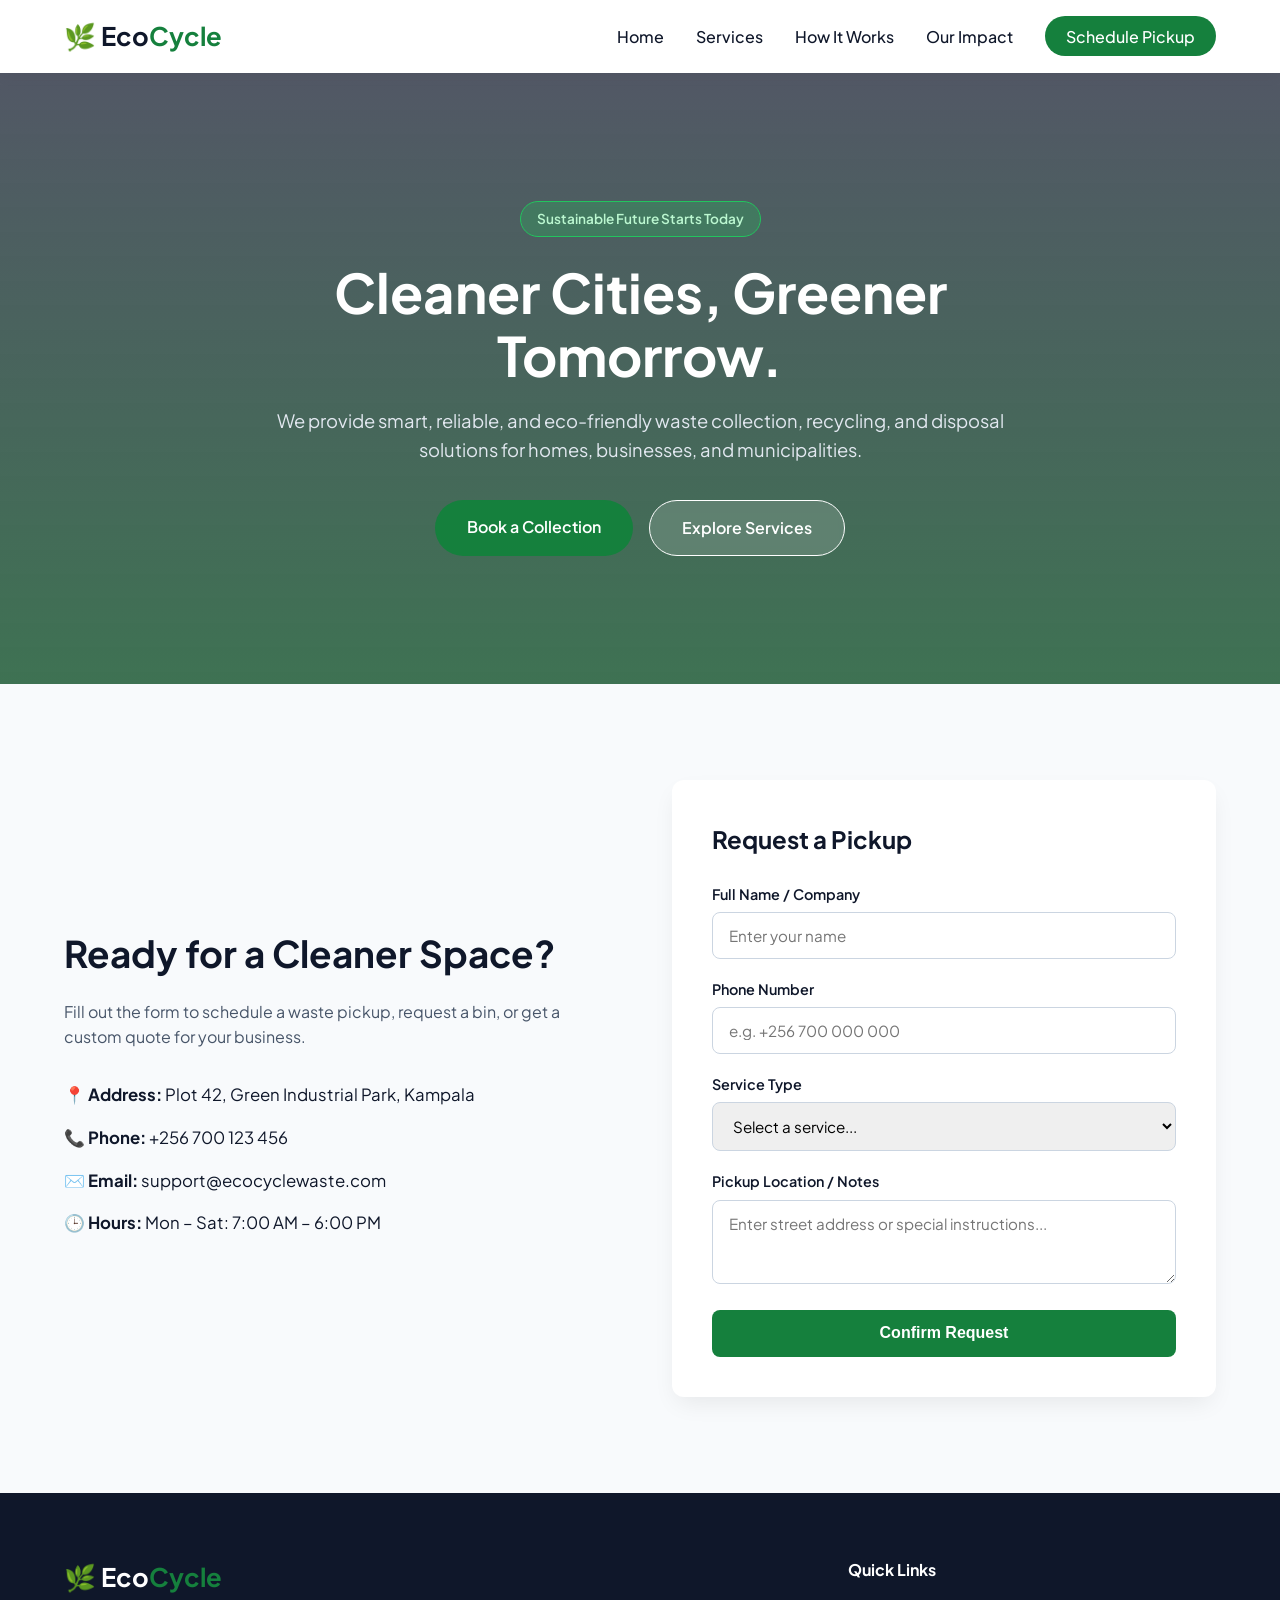
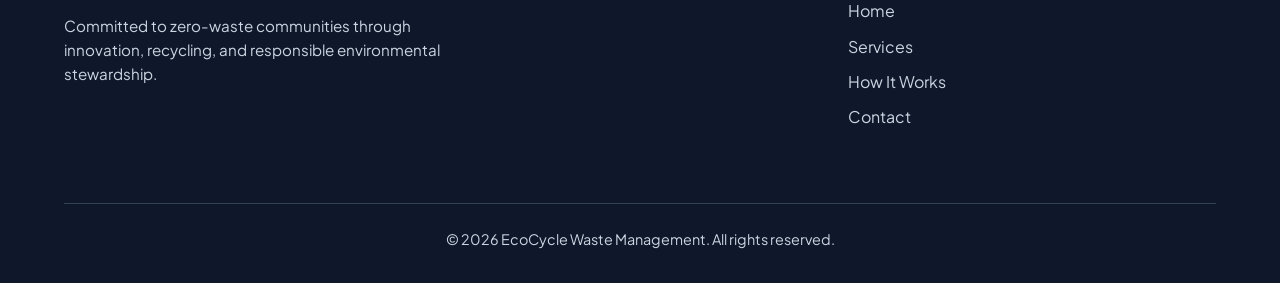
<file: index.html>
<!DOCTYPE html>
<html lang="en">
<head>
    <meta charset="UTF-8">
    <meta name="viewport" content="width=device-width, initial-scale=1.0">
    <title>EcoCycle | Smart Waste Management & Recycling</title>
    <link rel="stylesheet" href="style.css">
    <!-- Google Fonts for clean, modern typography -->
    <link href="https://fonts.googleapis.com/css2?family=Plus+Jakarta+Sans:wght@400;500;600;700&display=swap" rel="stylesheet">
</head>
<body>

    <!-- Navigation Bar -->
    <header class="navbar">
        <div class="container nav-container">
            <a href="#" class="logo">🌿 Eco<span>Cycle</span></a>
            <nav>
                <ul class="nav-links">
                    <li><a href="index.html">Home</a></li>
                    <li><a href="services.html">Services</a></li>
                    <li><a href="how-it-works.html">How It Works</a></li>
                    <li><a href="impact.html">Our Impact</a></li>
                    <li><a href="contact.html" class="btn-nav">Schedule Pickup</a></li>
                </ul>
            </nav>
        </div>
    </header>

    <!-- Hero Section -->
    <section id="home" class="hero">
        <div class="container hero-content">
            <span class="badge">Sustainable Future Starts Today</span>
            <h1>Cleaner Cities, Greener Tomorrow.</h1>
            <p>We provide smart, reliable, and eco-friendly waste collection, recycling, and disposal solutions for homes, businesses, and municipalities.</p>
            <div class="hero-buttons">
                <a href="#contact" class="btn btn-primary">Book a Collection</a>
                <a href="#services" class="btn btn-secondary">Explore Services</a>
            </div>
        </div>
    </section>

    

    <!-- Contact / Booking Section -->
    <section id="contact" class="contact-section">
        <div class="container contact-container">
            <div class="contact-info">
                <h2>Ready for a Cleaner Space?</h2>
                <p>Fill out the form to schedule a waste pickup, request a bin, or get a custom quote for your business.</p>
                <ul class="contact-details">
                    <li><strong>📍 Address:</strong> Plot 42, Green Industrial Park, Kampala</li>
                    <li><strong>📞 Phone:</strong> +256 700 123 456</li>
                    <li><strong>✉️ Email:</strong> support@ecocyclewaste.com</li>
                    <li><strong>🕒 Hours:</strong> Mon – Sat: 7:00 AM – 6:00 PM</li>
                </ul>
            </div>

            <form class="contact-form">
                <h3>Request a Pickup</h3>
                <div class="form-group">
                    <label for="name">Full Name / Company</label>
                    <input type="text" id="name" placeholder="Enter your name" required>
                </div>
                <div class="form-group">
                    <label for="phone">Phone Number</label>
                    <input type="tel" id="phone" placeholder="e.g. +256 700 000 000" required>
                </div>
                <div class="form-group">
                    <label for="service">Service Type</label>
                    <select id="service" required>
                        <option value="">Select a service...</option>
                        <option value="residential">Residential Pickup</option>
                        <option value="commercial">Commercial Waste</option>
                        <option value="recycling">Bulk Recycling</option>
                        <option value="ewaste">E-Waste Disposal</option>
                        <option value="construction">Construction Debris</option>
                    </select>
                </div>
                <div class="form-group">
                    <label for="address">Pickup Location / Notes</label>
                    <textarea id="address" rows="3" placeholder="Enter street address or special instructions..." required></textarea>
                </div>
                <button type="submit" class="btn btn-primary btn-full">Confirm Request</button>
            </form>
        </div>
    </section>

    <!-- Footer -->
    <footer class="footer">
        <div class="container footer-content">
            <div class="footer-brand">
                <a href="#" class="logo">🌿 Eco<span>Cycle</span></a>
                <p>Committed to zero-waste communities through innovation, recycling, and responsible environmental stewardship.</p>
            </div>
            <div class="footer-links">
                <h4>Quick Links</h4>
                <ul>
                    <li><a href="#home">Home</a></li>
                    <li><a href="#services">Services</a></li>
                    <li><a href="#how-it-works">How It Works</a></li>
                    <li><a href="#contact">Contact</a></li>
                </ul>
            </div>
            <div class="footer-bottom">
                <p>&copy; 2026 EcoCycle Waste Management. All rights reserved.</p>
            </div>
        </div>
    </footer>

</body>
</html>
</file>
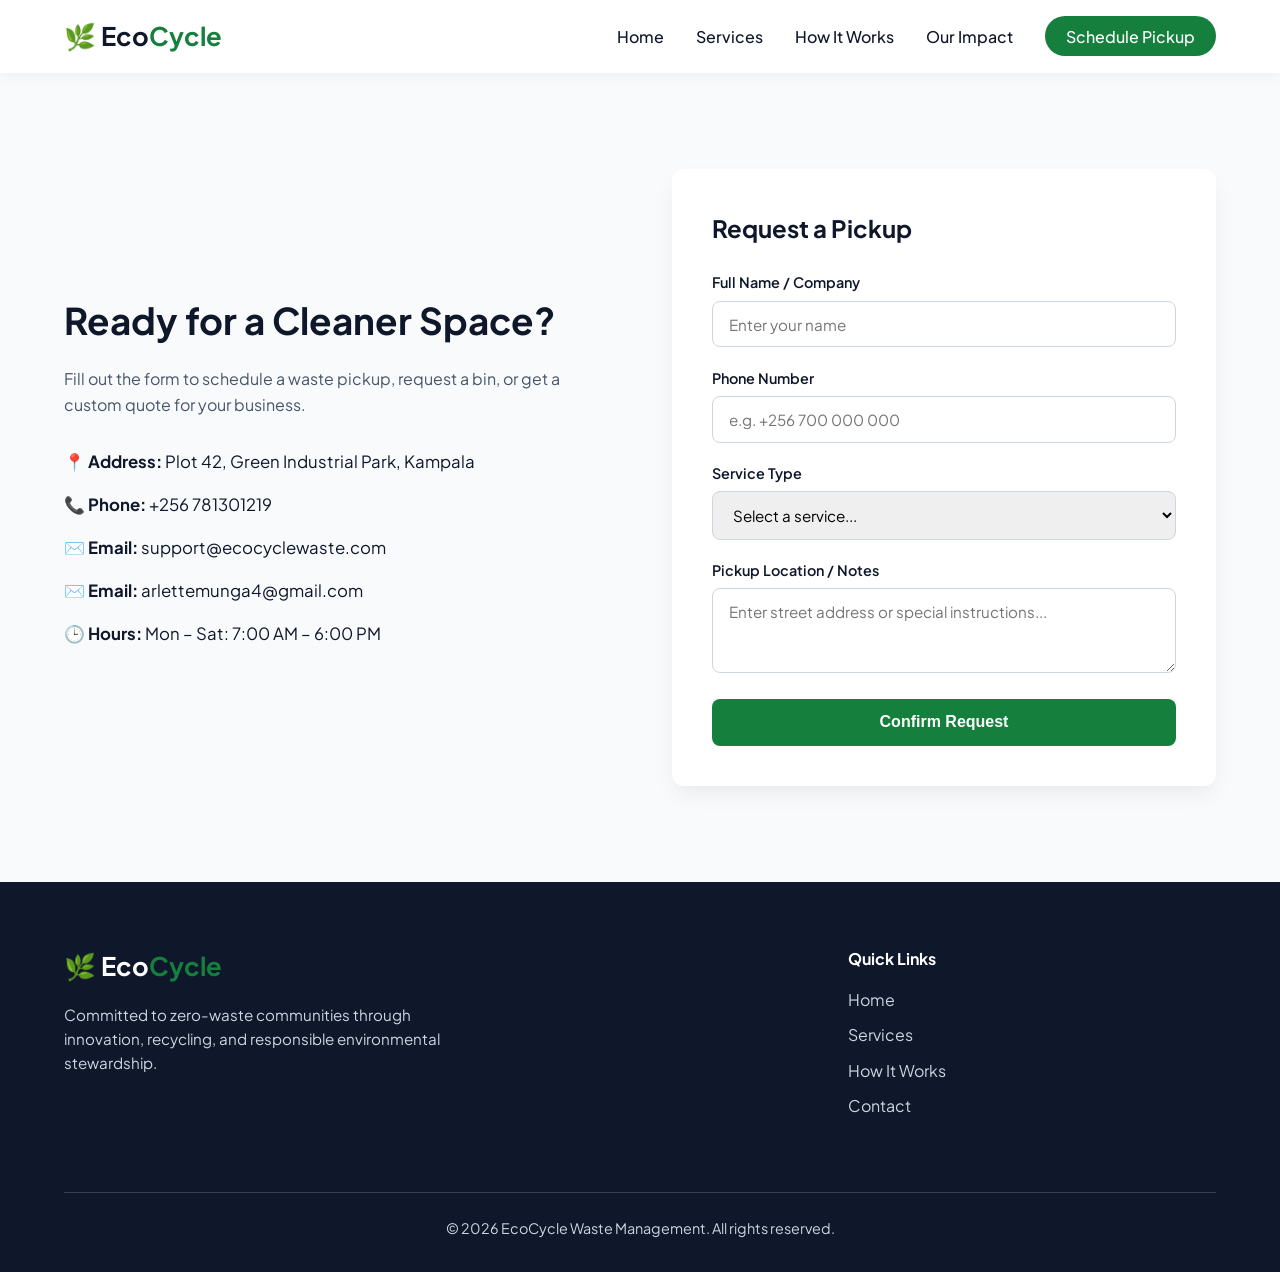
<file: contact.html>
<!DOCTYPE html>
<html lang="en">
<head>
    <meta charset="UTF-8">
    <meta name="viewport" content="width=device-width, initial-scale=1.0">
    <title>Document</title>
     <link rel="stylesheet" href="style.css">
    <!-- Google Fonts for clean, modern typography -->
    <link href="https://fonts.googleapis.com/css2?family=Plus+Jakarta+Sans:wght@400;500;600;700&display=swap" rel="stylesheet">
</head>
<body>
     <!-- Navigation Bar -->
    <header class="navbar">
        <div class="container nav-container">
            <a href="#" class="logo">🌿 Eco<span>Cycle</span></a>
            <nav>
                <ul class="nav-links">
                    <li><a href="index.html">Home</a></li>
                    <li><a href="services.html">Services</a></li>
                    <li><a href="how-it-works.html">How It Works</a></li>
                    <li><a href="impact.html">Our Impact</a></li>
                    <li><a href="contact.html" class="btn-nav">Schedule Pickup</a></li>
                </ul>
            </nav>
        </div>
    </header>


    <!-- Contact / Booking Section -->
    <section id="contact" class="contact-section">
        <div class="container contact-container">
            <div class="contact-info">
                <h2>Ready for a Cleaner Space?</h2>
                <p>Fill out the form to schedule a waste pickup, request a bin, or get a custom quote for your business.</p>
                <ul class="contact-details">
                    <li><strong>📍 Address:</strong> Plot 42, Green Industrial Park, Kampala</li>
                    <li><strong>📞 Phone:</strong> +256 781301219</li>
                    <li><strong>✉️ Email:</strong> support@ecocyclewaste.com</li>
                    <li><strong>✉️ Email:</strong> arlettemunga4@gmail.com</li>
                    <li><strong>🕒 Hours:</strong> Mon – Sat: 7:00 AM – 6:00 PM</li>
                </ul>
            </div>

            <form class="contact-form">
                <h3>Request a Pickup</h3>
                <div class="form-group">
                    <label for="name">Full Name / Company</label>
                    <input type="text" id="name" placeholder="Enter your name" required>
                </div>
                <div class="form-group">
                    <label for="phone">Phone Number</label>
                    <input type="tel" id="phone" placeholder="e.g. +256 700 000 000" required>
                </div>
                <div class="form-group">
                    <label for="service">Service Type</label>
                    <select id="service" required>
                        <option value="">Select a service...</option>
                        <option value="residential">Residential Pickup</option>
                        <option value="commercial">Commercial Waste</option>
                        <option value="recycling">Bulk Recycling</option>
                        <option value="ewaste">E-Waste Disposal</option>
                        <option value="construction">Construction Debris</option>
                    </select>
                </div>
                <div class="form-group">
                    <label for="address">Pickup Location / Notes</label>
                    <textarea id="address" rows="3" placeholder="Enter street address or special instructions..." required></textarea>
                </div>
                <button type="submit" class="btn btn-primary btn-full">Confirm Request</button>
            </form>
        </div>
    </section>


     <!-- Footer -->
    <footer class="footer">
        <div class="container footer-content">
            <div class="footer-brand">
                <a href="#" class="logo">🌿 Eco<span>Cycle</span></a>
                <p>Committed to zero-waste communities through innovation, recycling, and responsible environmental stewardship.</p>
            </div>
            <div class="footer-links">
                <h4>Quick Links</h4>
                <ul>
                    <li><a href="#home">Home</a></li>
                    <li><a href="#services">Services</a></li>
                    <li><a href="#how-it-works">How It Works</a></li>
                    <li><a href="#contact">Contact</a></li>
                </ul>
            </div>
            <div class="footer-bottom">
                <p>&copy; 2026 EcoCycle Waste Management. All rights reserved.</p>
            </div>
        </div>
    </footer>

    
</body>
</html>
</file>
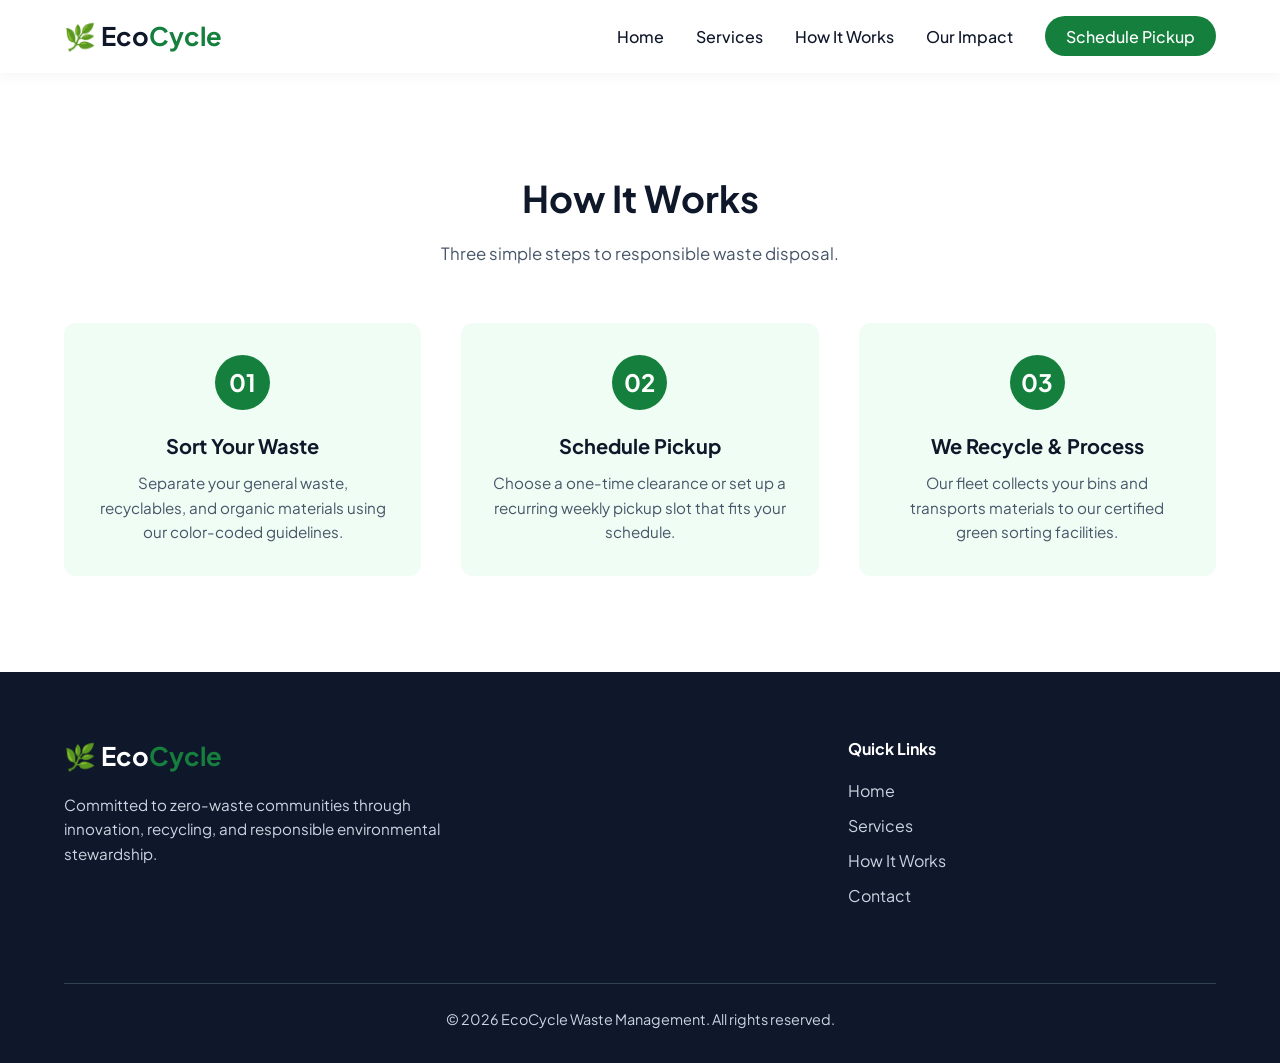
<file: how-it-works.html>
<!DOCTYPE html>
<html lang="en">
<head>
    <meta charset="UTF-8">
    <meta name="viewport" content="width=device-width, initial-scale=1.0">
    <title>Document</title>
     <link rel="stylesheet" href="style.css">
    <!-- Google Fonts for clean, modern typography -->
    <link href="https://fonts.googleapis.com/css2?family=Plus+Jakarta+Sans:wght@400;500;600;700&display=swap" rel="stylesheet">
</head>
<body>
     <!-- Navigation Bar -->
    <header class="navbar">
        <div class="container nav-container">
            <a href="#" class="logo">🌿 Eco<span>Cycle</span></a>
            <nav>
                <ul class="nav-links">
                    <li><a href="index.html">Home</a></li>
                    <li><a href="services.html">Services</a></li>
                    <li><a href="how-it-works.html">How It Works</a></li>
                    <li><a href="impact.html">Our Impact</a></li>
                    <li><a href="contact.html" class="btn-nav">Schedule Pickup</a></li>
                </ul>
            </nav>
        </div>
    </header>


     <!-- How It Works Section -->
    <section id="how-it-works" class="steps-section">
        <div class="container">
            <div class="section-header">
                <h2>How It Works</h2>
                <p>Three simple steps to responsible waste disposal.</p>
            </div>

            <div class="steps-grid">
                <div class="step-card">
                    <div class="step-number">01</div>
                    <h3>Sort Your Waste</h3>
                    <p>Separate your general waste, recyclables, and organic materials using our color-coded guidelines.</p>
                </div>
                <div class="step-card">
                    <div class="step-number">02</div>
                    <h3>Schedule Pickup</h3>
                    <p>Choose a one-time clearance or set up a recurring weekly pickup slot that fits your schedule.</p>
                </div>
                <div class="step-card">
                    <div class="step-number">03</div>
                    <h3>We Recycle & Process</h3>
                    <p>Our fleet collects your bins and transports materials to our certified green sorting facilities.</p>
                </div>
            </div>
        </div>
    </section>

     <!-- Footer -->
    <footer class="footer">
        <div class="container footer-content">
            <div class="footer-brand">
                <a href="#" class="logo">🌿 Eco<span>Cycle</span></a>
                <p>Committed to zero-waste communities through innovation, recycling, and responsible environmental stewardship.</p>
            </div>
            <div class="footer-links">
                <h4>Quick Links</h4>
                <ul>
                    <li><a href="#home">Home</a></li>
                    <li><a href="#services">Services</a></li>
                    <li><a href="#how-it-works">How It Works</a></li>
                    <li><a href="#contact">Contact</a></li>
                </ul>
            </div>
            <div class="footer-bottom">
                <p>&copy; 2026 EcoCycle Waste Management. All rights reserved.</p>
            </div>
        </div>
    </footer>

    
</body>
</html>
</file>
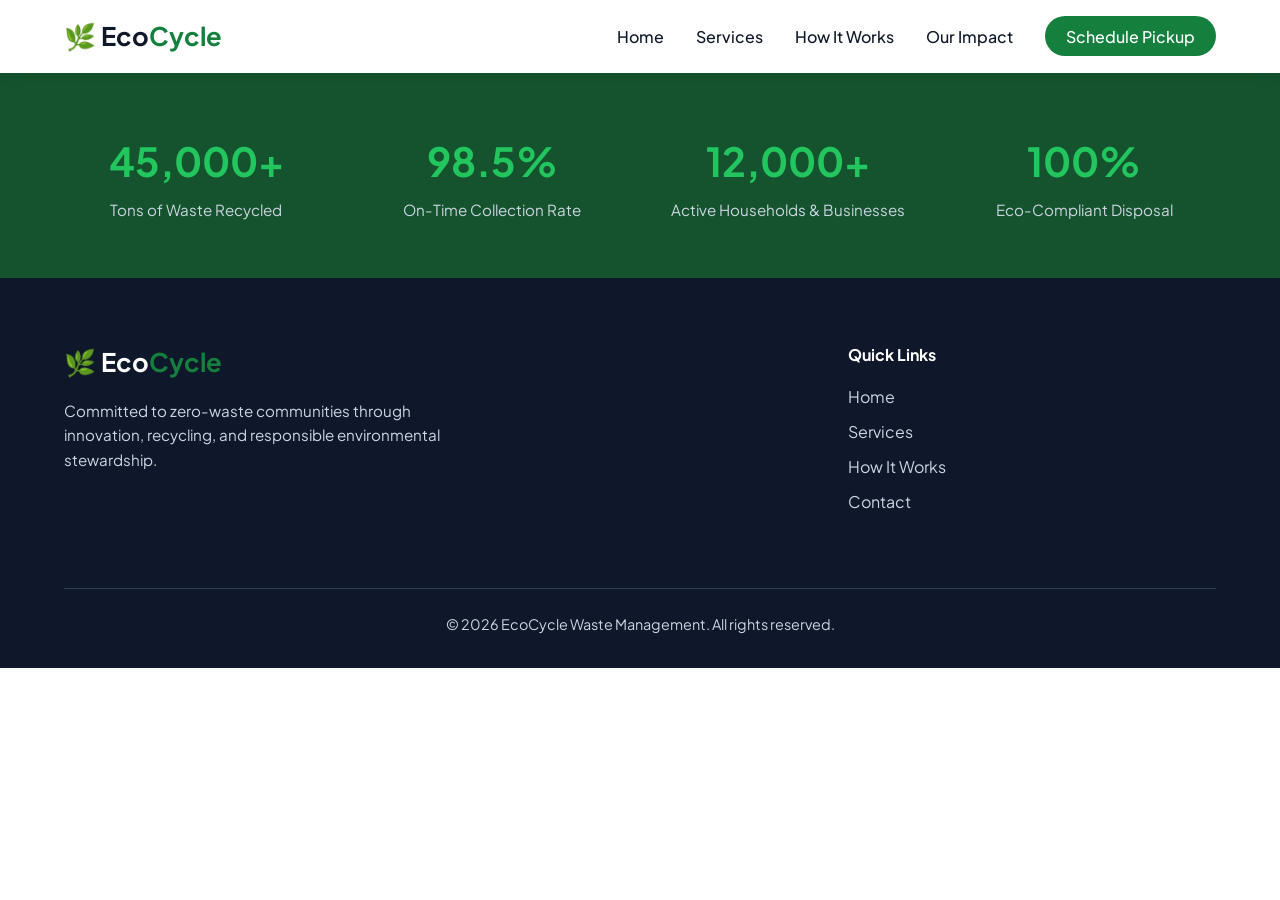
<file: impact.html>
<!DOCTYPE html>
<html lang="en">
<head>
    <meta charset="UTF-8">
    <meta name="viewport" content="width=device-width, initial-scale=1.0">
    <title>Document</title>
     <link rel="stylesheet" href="style.css">
    <!-- Google Fonts for clean, modern typography -->
    <link href="https://fonts.googleapis.com/css2?family=Plus+Jakarta+Sans:wght@400;500;600;700&display=swap" rel="stylesheet">
</head>
<body>
     <!-- Navigation Bar -->
    <header class="navbar">
        <div class="container nav-container">
            <a href="#" class="logo">🌿 Eco<span>Cycle</span></a>
            <nav>
                <ul class="nav-links">
                    <li><a href="index.html">Home</a></li>
                    <li><a href="services.html">Services</a></li>
                    <li><a href="how-it-works.html">How It Works</a></li>
                    <li><a href="impact.html">Our Impact</a></li>
                    <li><a href="contact.html" class="btn-nav">Schedule Pickup</a></li>
                </ul>
            </nav>
        </div>
    </header>

    

     <!-- Impact Statistics -->
    <section id="impact" class="stats-section">
        <div class="container stats-grid">
            <div class="stat-card">
                <h2>45,000+</h2>
                <p>Tons of Waste Recycled</p>
            </div>
            <div class="stat-card">
                <h2>98.5%</h2>
                <p>On-Time Collection Rate</p>
            </div>
            <div class="stat-card">
                <h2>12,000+</h2>
                <p>Active Households & Businesses</p>
            </div>
            <div class="stat-card">
                <h2>100%</h2>
                <p>Eco-Compliant Disposal</p>
            </div>
        </div>
    </section>

     <!-- Footer -->
    <footer class="footer">
        <div class="container footer-content">
            <div class="footer-brand">
                <a href="#" class="logo">🌿 Eco<span>Cycle</span></a>
                <p>Committed to zero-waste communities through innovation, recycling, and responsible environmental stewardship.</p>
            </div>
            <div class="footer-links">
                <h4>Quick Links</h4>
                <ul>
                    <li><a href="#home">Home</a></li>
                    <li><a href="#services">Services</a></li>
                    <li><a href="#how-it-works">How It Works</a></li>
                    <li><a href="#contact">Contact</a></li>
                </ul>
            </div>
            <div class="footer-bottom">
                <p>&copy; 2026 EcoCycle Waste Management. All rights reserved.</p>
            </div>
        </div>
    </footer>



</body>
</html>
</file>
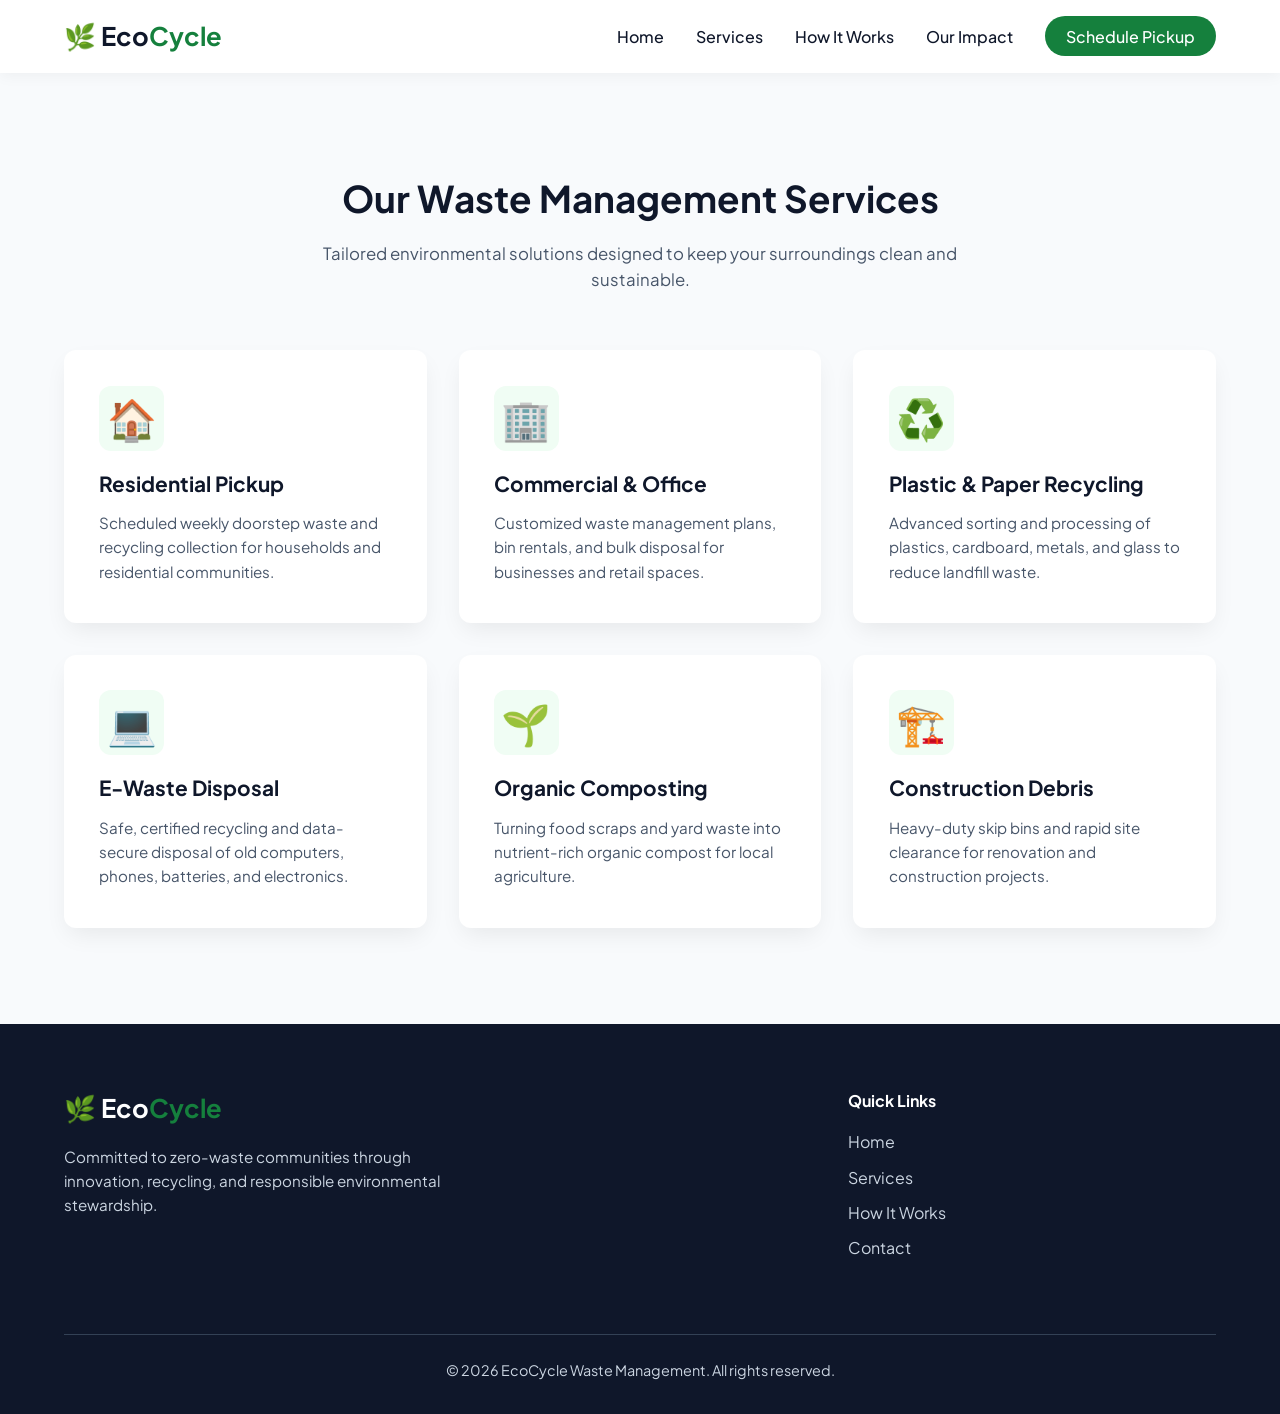
<file: services.html>
<!DOCTYPE html>
<html lang="en">
<head>
    <meta charset="UTF-8">
    <meta name="viewport" content="width=device-width, initial-scale=1.0">
    <title>Document</title>
     <link rel="stylesheet" href="style.css">
    <!-- Google Fonts for clean, modern typography -->
    <link href="https://fonts.googleapis.com/css2?family=Plus+Jakarta+Sans:wght@400;500;600;700&display=swap" rel="stylesheet">
</head>
<body>
    
     <!-- Navigation Bar -->
    <header class="navbar">
        <div class="container nav-container">
            <a href="#" class="logo">🌿 Eco<span>Cycle</span></a>
            <nav>
                <ul class="nav-links">
                    <li><a href="index.html">Home</a></li>
                    <li><a href="services.html">Services</a></li>
                    <li><a href="how-it-works.html">How It Works</a></li>
                    <li><a href="impact.html">Our Impact</a></li>
                    <li><a href="contact.html" class="btn-nav">Schedule Pickup</a></li>
                </ul>
            </nav>
        </div>
    </header>

 <!-- Services Section -->
    <section id="services" class="services-section">
        <div class="container">
            <div class="section-header">
                <h2>Our Waste Management Services</h2>
                <p>Tailored environmental solutions designed to keep your surroundings clean and sustainable.</p>
            </div>

            <div class="services-grid">
                <div class="service-card">
                    <div class="icon">🏠</div>
                    <h3>Residential Pickup</h3>
                    <p>Scheduled weekly doorstep waste and recycling collection for households and residential communities.</p>
                </div>

                <div class="service-card">
                    <div class="icon">🏢</div>
                    <h3>Commercial & Office</h3>
                    <p>Customized waste management plans, bin rentals, and bulk disposal for businesses and retail spaces.</p>
                </div>

                <div class="service-card">
                    <div class="icon">♻️</div>
                    <h3>Plastic & Paper Recycling</h3>
                    <p>Advanced sorting and processing of plastics, cardboard, metals, and glass to reduce landfill waste.</p>
                </div>

                <div class="service-card">
                    <div class="icon">💻</div>
                    <h3>E-Waste Disposal</h3>
                    <p>Safe, certified recycling and data-secure disposal of old computers, phones, batteries, and electronics.</p>
                </div>

                <div class="service-card">
                    <div class="icon">🌱</div>
                    <h3>Organic Composting</h3>
                    <p>Turning food scraps and yard waste into nutrient-rich organic compost for local agriculture.</p>
                </div>

                <div class="service-card">
                    <div class="icon">🏗️</div>
                    <h3>Construction Debris</h3>
                    <p>Heavy-duty skip bins and rapid site clearance for renovation and construction projects.</p>
                </div>
            </div>
        </div>
    </section>

     <!-- Footer -->
    <footer class="footer">
        <div class="container footer-content">
            <div class="footer-brand">
                <a href="#" class="logo">🌿 Eco<span>Cycle</span></a>
                <p>Committed to zero-waste communities through innovation, recycling, and responsible environmental stewardship.</p>
            </div>
            <div class="footer-links">
                <h4>Quick Links</h4>
                <ul>
                    <li><a href="#home">Home</a></li>
                    <li><a href="#services">Services</a></li>
                    <li><a href="#how-it-works">How It Works</a></li>
                    <li><a href="#contact">Contact</a></li>
                </ul>
            </div>
            <div class="footer-bottom">
                <p>&copy; 2026 EcoCycle Waste Management. All rights reserved.</p>
            </div>
        </div>
    </footer>


</body>
</html>
</file>
<file: style.css>
/* Color Variables & Global Reset */
:root {
    --primary: #15803d;        /* Deep Forest Green */
    --primary-dark: #14532d;   /* Darker Green for Hover */
    --accent: #22c55e;         /* Bright Eco Green */
    --bg-light: #f8fafc;       /* Soft Off-White */
    --bg-mint: #f0fdf4;        /* Very Light Mint Tint */
    --text-dark: #0f172a;      /* Slate Dark */
    --text-muted: #475569;     /* Slate Gray */
    --white: #ffffff;
    --shadow: 0 10px 25px -5px rgba(0, 0, 0, 0.08);
    --radius: 12px;
}

* {
    margin: 0;
    padding: 0;
    box-sizing: border-box;
    scroll-behavior: smooth;
}

body {
    font-family: 'Plus Jakarta Sans', sans-serif;
    color: var(--text-dark);
    background-color: var(--white);
    line-height: 1.6;
}

.container {
    width: 90%;
    max-width: 1200px;
    margin: 0 auto;
}

/* Navigation Bar */
.navbar {
    background: var(--white);
    box-shadow: 0 2px 15px rgba(0, 0, 0, 0.05);
    position: sticky;
    top: 0;
    z-index: 1000;
    padding: 1rem 0;
}

.nav-container {
    display: flex;
    justify-content: space-between;
    align-items: center;
}

.logo {
    font-size: 1.6rem;
    font-weight: 700;
    color: var(--text-dark);
    text-decoration: none;
}

.logo span {
    color: var(--primary);
}

.nav-links {
    list-style: none;
    display: flex;
    align-items: center;
    gap: 2rem;
}

.nav-links a {
    text-decoration: none;
    color: var(--text-dark);
    font-weight: 500;
    transition: color 0.3s ease;
}

.nav-links a:hover {
    color: var(--primary);
}

.btn-nav {
    background: var(--primary);
    color: var(--white) !important;
    padding: 0.6rem 1.3rem;
    border-radius: 50px;
    transition: background 0.3s ease !important;
}

.btn-nav:hover {
    background: var(--primary-dark);
}

/* Buttons */
.btn {
    display: inline-block;
    padding: 0.9rem 2rem;
    border-radius: 50px;
    font-weight: 600;
    text-decoration: none;
    transition: all 0.3s ease;
    cursor: pointer;
    border: none;
    font-size: 1rem;
}

.btn-primary {
    background: var(--primary);
    color: var(--white);
}

.btn-primary:hover {
    background: var(--primary-dark);
    transform: translateY(-2px);
}

.btn-secondary {
    background: rgba(255, 255, 255, 0.15);
    color: var(--white);
    border: 1px solid var(--white);
    backdrop-filter: blur(4px);
}

.btn-secondary:hover {
    background: var(--white);
    color: var(--primary-dark);
}

.btn-full {
    width: 100%;
    border-radius: 8px;
}

/* Hero Section */
.hero {
    background: linear-gradient(rgba(15, 23, 42, 0.72), rgba(20, 83, 45, 0.82)),
                url('https://images.unsplash.com/photo-1532996122724-e3c354a0b15b?auto=format&fit=crop&w=1600&q=80') center/cover no-repeat;
    color: var(--white);
    padding: 8rem 0;
    text-align: center;
}

.hero-content {
    max-width: 780px;
}

.badge {
    display: inline-block;
    background: rgba(34, 197, 94, 0.25);
    border: 1px solid var(--accent);
    color: #bbf7d0;
    padding: 0.4rem 1rem;
    border-radius: 50px;
    font-size: 0.85rem;
    font-weight: 600;
    margin-bottom: 1.5rem;
}

.hero h1 {
    font-size: 3.4rem;
    line-height: 1.15;
    margin-bottom: 1.2rem;
}

.hero p {
    font-size: 1.15rem;
    color: #e2e8f0;
    margin-bottom: 2.2rem;
}

.hero-buttons {
    display: flex;
    justify-content: center;
    gap: 1rem;
    flex-wrap: wrap;
}

/* Impact Stats */
.stats-section {
    background: var(--primary-dark);
    color: var(--white);
    padding: 3.5rem 0;
}

.stats-grid {
    display: grid;
    grid-template-columns: repeat(auto-fit, minmax(200px, 1fr));
    gap: 2rem;
    text-align: center;
}

.stat-card h2 {
    font-size: 2.5rem;
    color: var(--accent);
    margin-bottom: 0.3rem;
}

.stat-card p {
    font-size: 0.95rem;
    color: #cbd5e1;
}

/* Section Headers */
.section-header {
    text-align: center;
    max-width: 650px;
    margin: 0 auto 3.5rem auto;
}

.section-header h2 {
    font-size: 2.3rem;
    color: var(--text-dark);
    margin-bottom: 0.8rem;
}

.section-header p {
    color: var(--text-muted);
    font-size: 1.05rem;
}

/* Services Section */
.services-section {
    padding: 6rem 0;
    background: var(--bg-light);
}

.services-grid {
    display: grid;
    grid-template-columns: repeat(auto-fit, minmax(300px, 1fr));
    gap: 2rem;
}

.service-card {
    background: var(--white);
    padding: 2.2rem;
    border-radius: var(--radius);
    box-shadow: var(--shadow);
    transition: transform 0.3s ease, box-shadow 0.3s ease;
    border-bottom: 4px solid transparent;
}

.service-card:hover {
    transform: translateY(-6px);
    border-bottom: 4px solid var(--primary);
}

.service-card .icon {
    font-size: 2.5rem;
    margin-bottom: 1rem;
    background: var(--bg-mint);
    width: 65px;
    height: 65px;
    display: flex;
    align-items: center;
    justify-content: center;
    border-radius: 12px;
}

.service-card h3 {
    font-size: 1.3rem;
    margin-bottom: 0.7rem;
}

.service-card p {
    color: var(--text-muted);
    font-size: 0.95rem;
}

/* How It Works */
.steps-section {
    padding: 6rem 0;
    background: var(--white);
}

.steps-grid {
    display: grid;
    grid-template-columns: repeat(auto-fit, minmax(260px, 1fr));
    gap: 2.5rem;
}

.step-card {
    text-align: center;
    padding: 2rem;
    background: var(--bg-mint);
    border-radius: var(--radius);
}

.step-number {
    font-size: 1.5rem;
    font-weight: 700;
    color: var(--white);
    background: var(--primary);
    width: 55px;
    height: 55px;
    line-height: 55px;
    border-radius: 50%;
    margin: 0 auto 1.2rem auto;
}

.step-card h3 {
    margin-bottom: 0.6rem;
    font-size: 1.25rem;
}

.step-card p {
    color: var(--text-muted);
    font-size: 0.95rem;
}

/* Contact & Booking Section */
.contact-section {
    padding: 6rem 0;
    background: var(--bg-light);
}

.contact-container {
    display: grid;
    grid-template-columns: 1fr 1fr;
    gap: 4rem;
    align-items: center;
}

.contact-info h2 {
    font-size: 2.3rem;
    margin-bottom: 1rem;
}

.contact-info p {
    color: var(--text-muted);
    margin-bottom: 2rem;
}

.contact-details {
    list-style: none;
}

.contact-details li {
    margin-bottom: 1rem;
    font-size: 1.05rem;
    color: var(--text-dark);
}

.contact-form {
    background: var(--white);
    padding: 2.5rem;
    border-radius: var(--radius);
    box-shadow: var(--shadow);
}

.contact-form h3 {
    margin-bottom: 1.5rem;
    font-size: 1.5rem;
}

.form-group {
    margin-bottom: 1.2rem;
}

.form-group label {
    display: block;
    font-weight: 600;
    margin-bottom: 0.4rem;
    font-size: 0.9rem;
}

.form-group input,
.form-group select,
.form-group textarea {
    width: 100%;
    padding: 0.8rem 1rem;
    border: 1px solid #cbd5e1;
    border-radius: 8px;
    font-family: inherit;
    font-size: 0.95rem;
    transition: border-color 0.3s ease;
}

.form-group input:focus,
.form-group select:focus,
.form-group textarea:focus {
    outline: none;
    border-color: var(--primary);
}

/* Footer */
.footer {
    background: var(--text-dark);
    color: #cbd5e1;
    padding: 4rem 0 2rem 0;
}

.footer-content {
    display: grid;
    grid-template-columns: 2fr 1fr;
    gap: 3rem;
}

.footer-brand .logo {
    color: var(--white);
    display: inline-block;
    margin-bottom: 1rem;
}

.footer-brand p {
    max-width: 400px;
    font-size: 0.95rem;
}

.footer-links h4 {
    color: var(--white);
    margin-bottom: 1rem;
}

.footer-links ul {
    list-style: none;
}

.footer-links li {
    margin-bottom: 0.6rem;
}

.footer-links a {
    color: #cbd5e1;
    text-decoration: none;
    transition: color 0.3s ease;
}

.footer-links a:hover {
    color: var(--accent);
}

.footer-bottom {
    grid-column: 1 / -1;
    border-top: 1px solid #334155;
    padding-top: 1.5rem;
    margin-top: 1rem;
    text-align: center;
    font-size: 0.9rem;
}

/* Responsive Design for Mobile & Tablets */
@media (max-width: 768px) {
    .nav-links {
        display: none; /* Simplified mobile nav */
    }

    .hero h1 {
        font-size: 2.3rem;
    }

    .contact-container {
        grid-template-columns: 1fr;
        gap: 2.5rem;
    }

    .footer-content {
        grid-template-columns: 1fr;
    }
}
</file>
